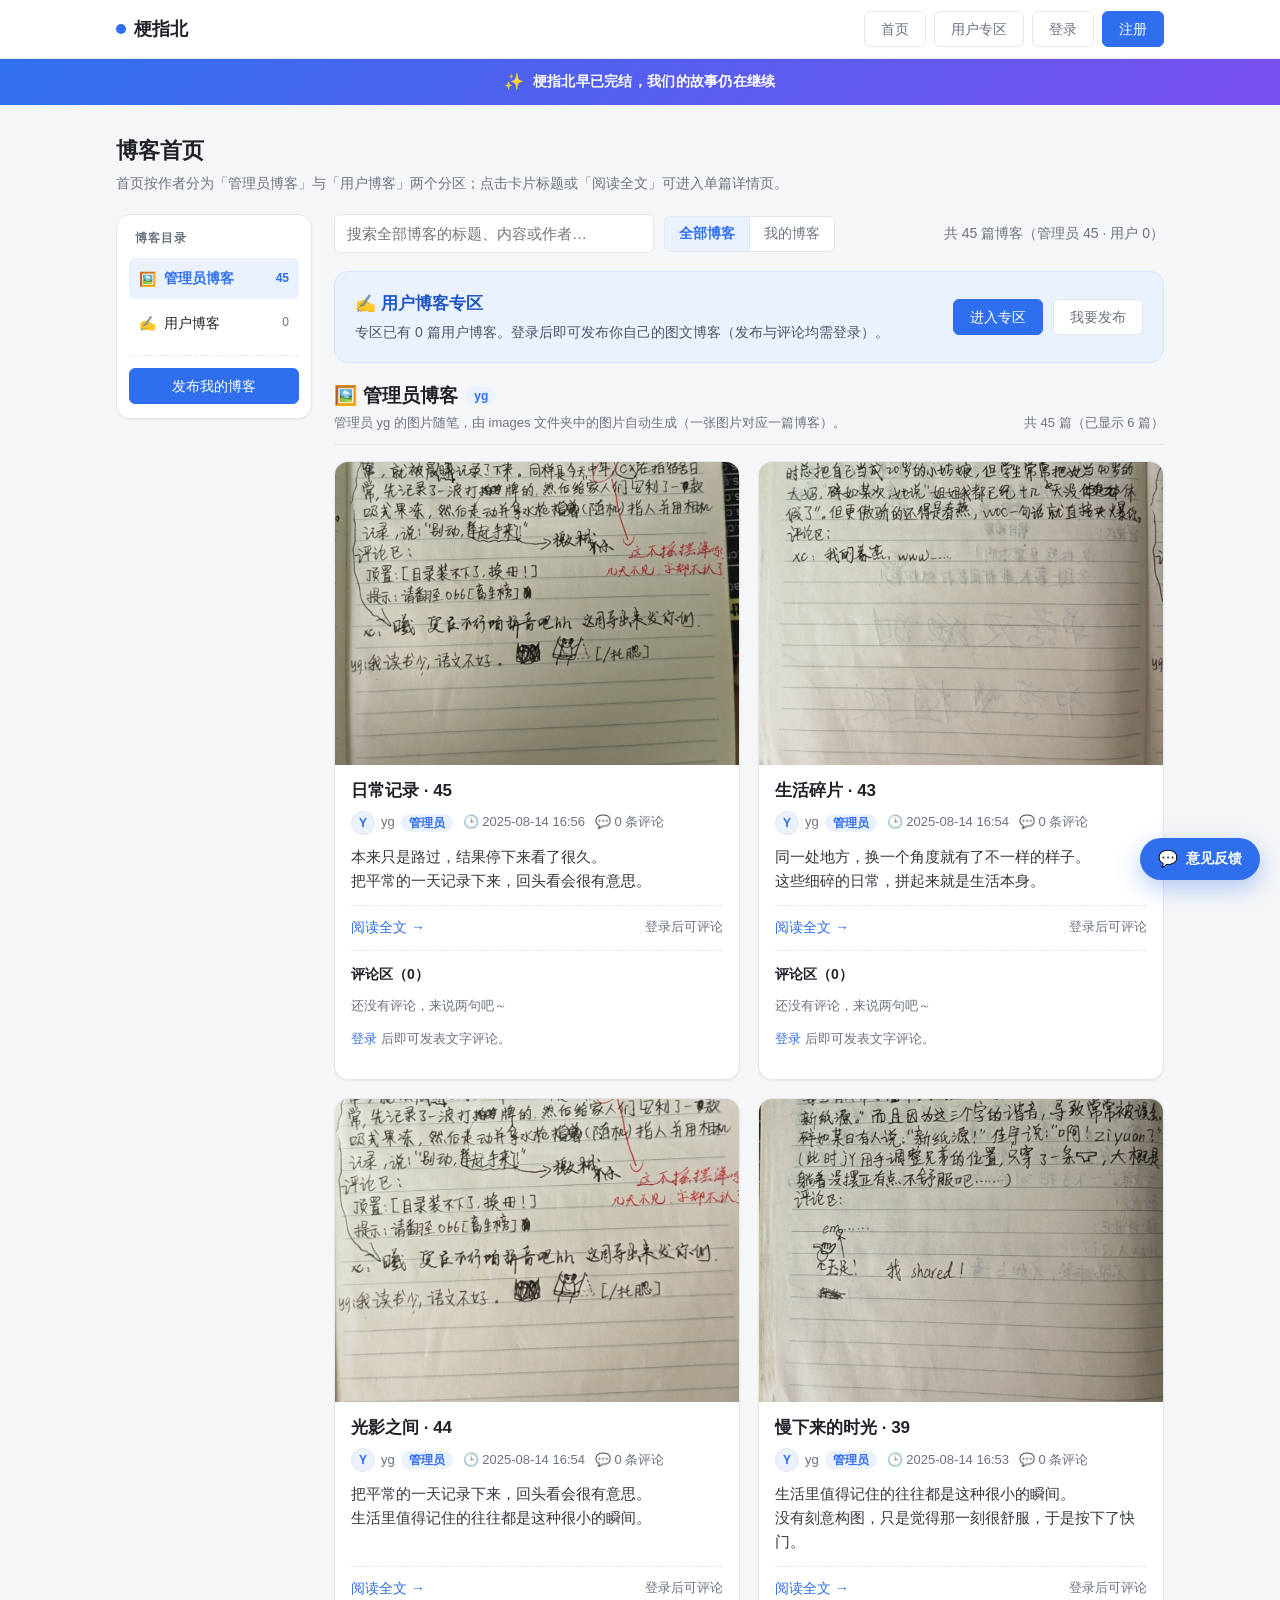
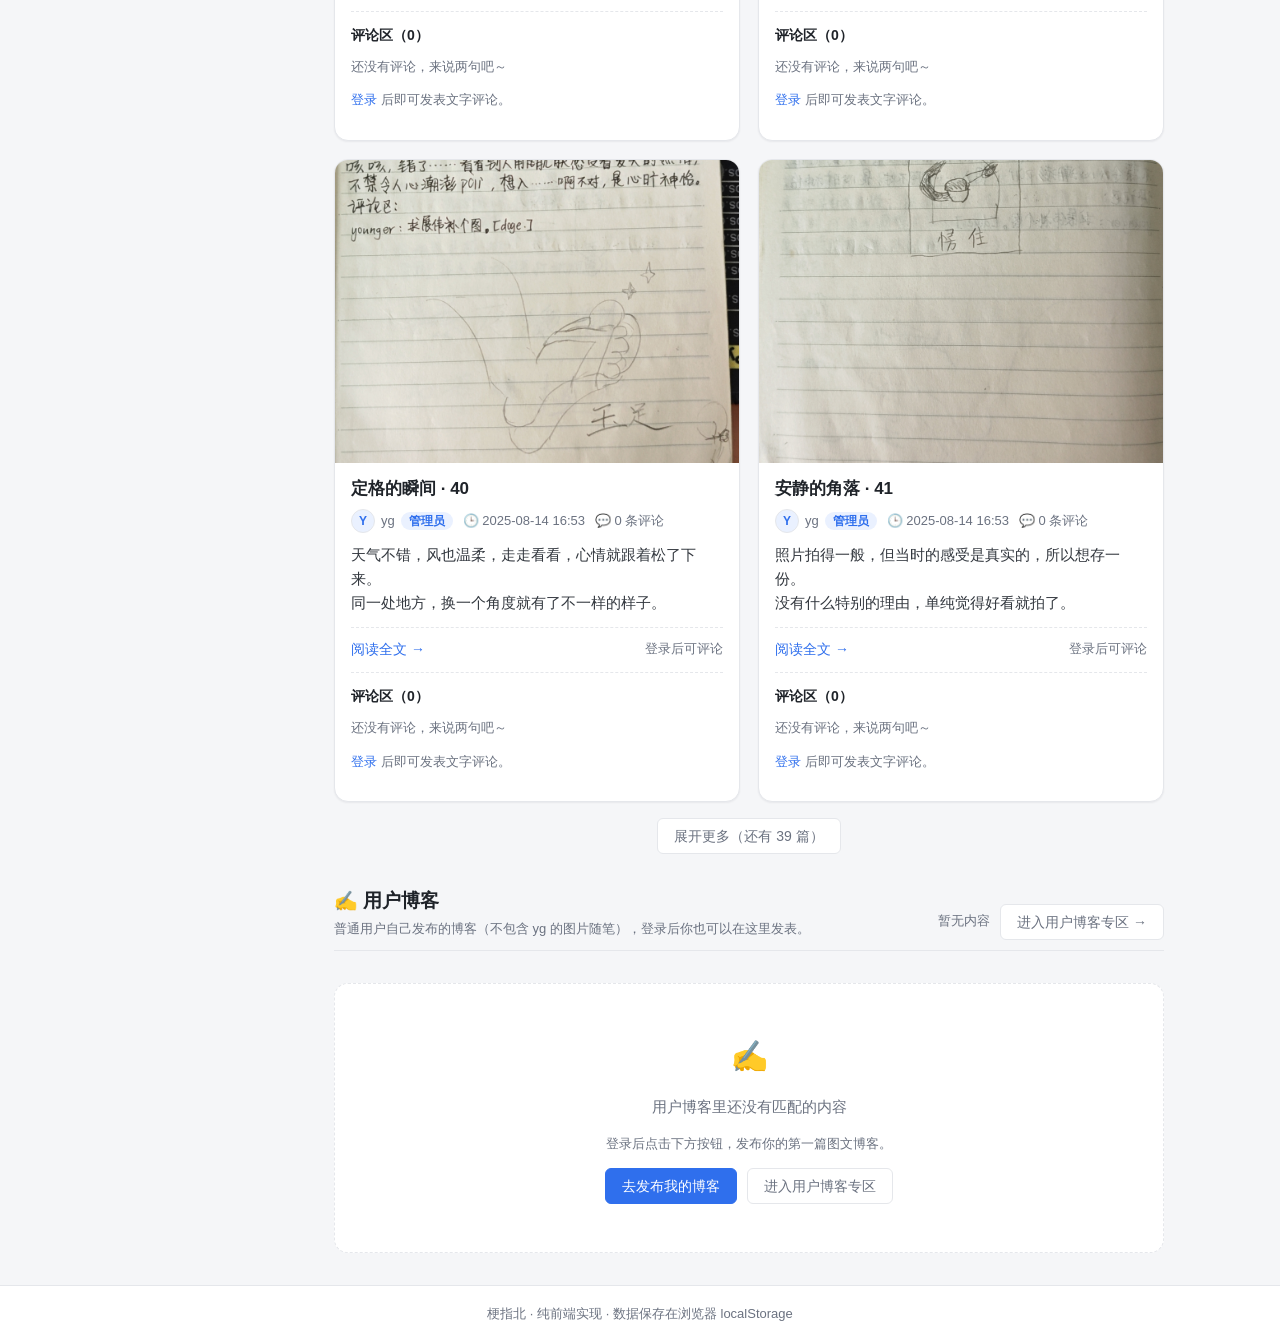
<file: index.html>
<!DOCTYPE html>
<html lang="zh-CN">

<head>
  <meta charset="UTF-8" />
  <meta name="viewport" content="width=device-width, initial-scale=1.0" />
  <title>梗指北 · 博客首页</title>
  <meta name="description" content="梗指北 —— 纯前端简易博客：注册、登录、发布图文博客、文字评论，数据保存在浏览器 localStorage。" />
  <!-- 全局样式 -->
  <link rel="stylesheet" href="css/style.css" />
</head>

<!-- data-page 告诉 main.js：当前是首页，需要渲染博客列表 -->
<body data-page="home">

  <!-- ============================ 顶部导航 ============================ -->
  <header class="site-header">
    <div class="container site-header__inner">
      <a class="logo" href="index.html">
        <span class="logo__dot"></span>
        梗指北
      </a>
      <nav class="nav" id="nav"></nav>
    </div>
  </header>

  <main class="container">
    <!-- ============================ 页面标题 ============================ -->
    <h1 class="page-title">博客首页</h1>
    <p class="page-desc">
      首页按作者分为「管理员博客」与「用户博客」两个分区；点击卡片标题或「阅读全文」可进入单篇详情页。
    </p>

    <!-- ==================== 左侧目录栏 + 主内容区 ==================== -->
    <div class="layout">

      <!-- ---------- 左侧目录栏：管理员博客 / 用户博客 ---------- -->
      <aside class="sidebar">
        <p class="sidebar__title">博客目录</p>

        <!-- 点击在页面内平滑滚动到对应分区，滚动时自动高亮当前分区 -->
        <nav class="sidebar__nav" id="sidebarNav">
          <a class="sidebar__item is-active" href="#adminSection" data-target="adminSection">
            <span class="sidebar__icon">🖼️</span>
            <span class="sidebar__label">管理员博客</span>
            <span class="sidebar__count" id="sideAdminCount">0</span>
          </a>
          <a class="sidebar__item" href="#userSection" data-target="userSection">
            <span class="sidebar__icon">✍️</span>
            <span class="sidebar__label">用户博客</span>
            <span class="sidebar__count" id="sideUserCount">0</span>
          </a>
        </nav>

        <div class="sidebar__foot">
          <a class="btn btn--primary btn--block" href="publish.html">发布我的博客</a>
        </div>
      </aside>

      <!-- ---------- 主内容区 ---------- -->
      <div class="layout__main">

        <!-- ============================ 工具栏：搜索 / 筛选 ============================ -->
        <section class="toolbar">
          <!-- 关键词搜索：同时作用于下方两个分区（标题 + 正文 + 作者） -->
          <input id="searchInput" class="input" type="search" placeholder="搜索全部博客的标题、内容或作者…" autocomplete="off" />

          <!-- 筛选：全部博客 / 我的博客（需登录） -->
          <div class="segmented" id="filterGroup">
            <button type="button" data-filter="all" class="is-active">全部博客</button>
            <button type="button" data-filter="mine">我的博客</button>
          </div>

          <span class="toolbar__count" id="postCount"></span>
        </section>

        <!-- ==================== 用户博客专区入口 ==================== -->
        <!-- 横幅文案会按登录状态变化，由 js/main.js 填充 -->
        <section class="zone-banner">
          <div>
            <h2 class="zone-banner__title">✍️ 用户博客专区</h2>
            <p class="zone-banner__text" id="zoneBannerTip">专区里都是用户自己发布的博客，登录后即可发布你的图文博客。</p>
          </div>
          <div class="zone-banner__actions">
            <a class="btn btn--primary" href="user.html">进入专区</a>
            <a class="btn btn--ghost" href="publish.html">我要发布</a>
          </div>
        </section>

        <!-- ==================== 分区一：管理员博客 ==================== -->
        <section class="section" id="adminSection">
          <header class="section__head">
            <div class="section__info">
              <h2 class="section__title">
                🖼️ 管理员博客
                <span class="badge-admin">yg</span>
              </h2>
              <p class="section__desc">
                管理员 yg 的图片随笔，由 images 文件夹中的图片自动生成（一张图片对应一篇博客）。
              </p>
            </div>
            <div class="section__actions">
              <span class="section__count" id="adminCount"></span>
            </div>
          </header>

          <!-- 管理员博客列表（由 js/main.js 渲染） -->
          <div class="post-list" id="adminPostList"></div>

          <!-- 分区内的「展开更多 / 收起」 -->
          <div class="section__more" id="adminMore"></div>

          <!-- 分区内的空状态 -->
          <div class="empty hidden" id="adminEmpty">
            <div class="empty__icon">🖼️</div>
            <p>管理员博客里没有找到匹配的内容</p>
          </div>
        </section>

        <!-- ==================== 分区二：用户博客 ==================== -->
        <section class="section" id="userSection">
          <header class="section__head">
            <div class="section__info">
              <h2 class="section__title">✍️ 用户博客</h2>
              <p class="section__desc">
                普通用户自己发布的博客（不包含 yg 的图片随笔），登录后你也可以在这里发表。
              </p>
            </div>
            <div class="section__actions">
              <span class="section__count" id="userCount"></span>
              <a class="btn btn--ghost" href="user.html">进入用户博客专区 →</a>
            </div>
          </header>

          <!-- 用户博客列表（由 js/main.js 渲染） -->
          <div class="post-list" id="userPostListHome"></div>

          <!-- 分区内的「展开更多 / 收起」 -->
          <div class="section__more" id="userMore"></div>

          <!-- 分区内的空状态 + 发布引导 -->
          <div class="empty hidden" id="userEmpty">
            <div class="empty__icon">✍️</div>
            <p>用户博客里还没有匹配的内容</p>
            <p class="text-sub" style="font-size:13px">登录后点击下方按钮，发布你的第一篇图文博客。</p>
            <div class="empty__actions">
              <a class="btn btn--primary" href="publish.html">去发布我的博客</a>
              <a class="btn btn--ghost" href="user.html">进入用户博客专区</a>
            </div>
          </div>
        </section>
      </div>
    </div>
  </main>

  <!-- ============================ 页脚 ============================ -->
  <footer class="site-footer">
    梗指北 · 纯前端实现 · 数据保存在浏览器 localStorage
  </footer>

  <!-- 图片放大遮罩 -->
  <div class="lightbox" id="lightbox"></div>
  <!-- 轻提示 -->
  <div class="toast" id="toast"></div>

  <!-- 业务逻辑（defer：等 HTML 解析完再执行） -->
  <script src="js/main.js" defer></script>
</body>

</html>
</file>
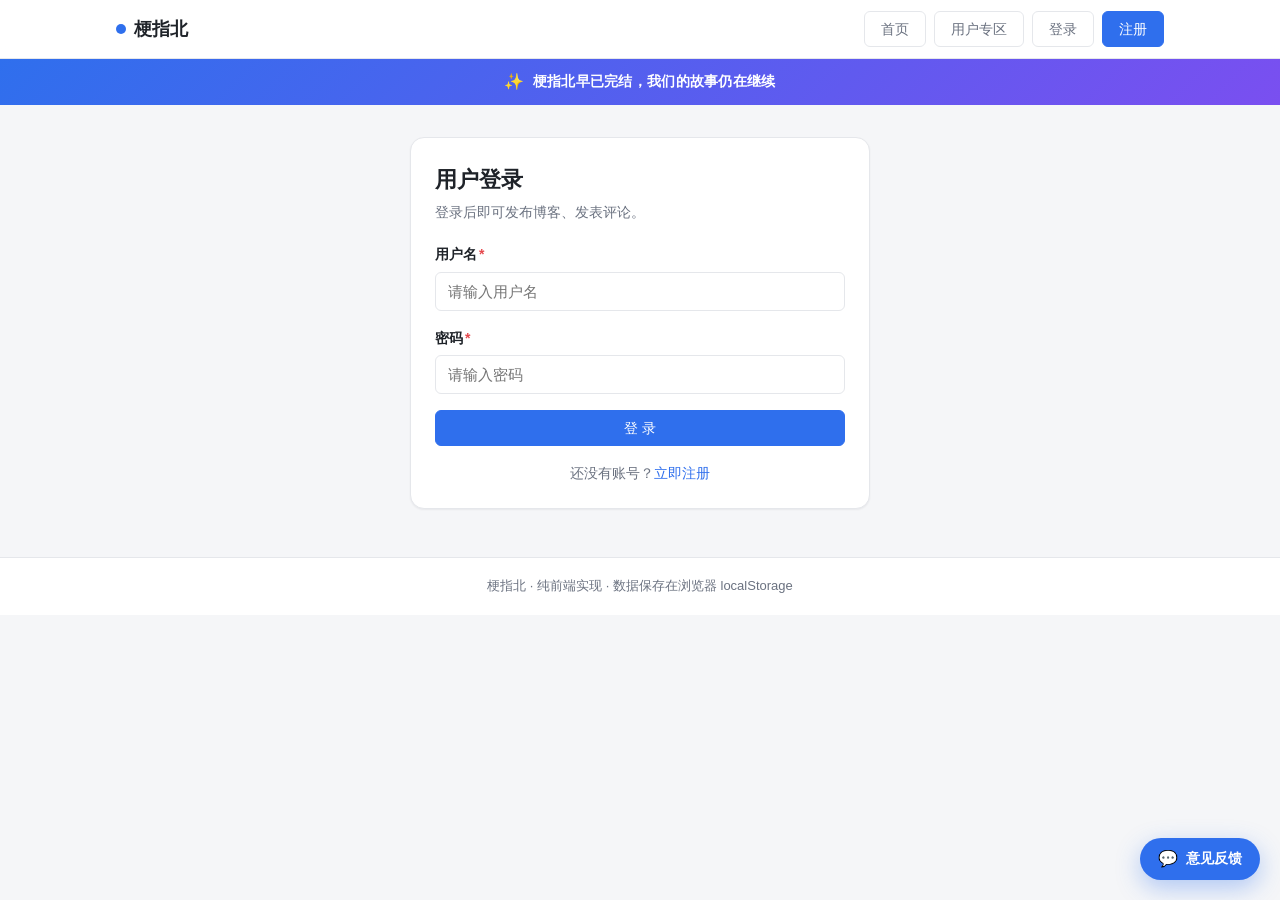
<file: login.html>
<!DOCTYPE html>
<html lang="zh-CN">

<head>
  <meta charset="UTF-8" />
  <meta name="viewport" content="width=device-width, initial-scale=1.0" />
  <title>登录 · 梗指北</title>
  <link rel="stylesheet" href="css/style.css" />
</head>

<!-- data-page 告诉 main.js：当前是登录页 -->
<body data-page="login">

  <!-- ============================ 顶部导航 ============================ -->
  <header class="site-header">
    <div class="container site-header__inner">
      <a class="logo" href="index.html">
        <span class="logo__dot"></span>
        梗指北
      </a>
      <nav class="nav" id="nav"></nav>
    </div>
  </header>

  <main class="container">
    <!-- ============================ 登录表单 ============================ -->
    <form class="form-card" id="loginForm" autocomplete="on" novalidate>
      <h1 class="page-title" style="margin-top:0">用户登录</h1>
      <p class="page-desc">登录后即可发布博客、发表评论。</p>

      <!-- 错误/成功提示条 -->
      <div class="form-msg" id="formMsg"></div>

      <div class="form-item">
        <label class="form-label" for="username">用户名<span class="required">*</span></label>
        <input class="input" id="username" name="username" type="text" placeholder="请输入用户名" autocomplete="username"
          required />
      </div>

      <div class="form-item">
        <label class="form-label" for="password">密码<span class="required">*</span></label>
        <input class="input" id="password" name="password" type="password" placeholder="请输入密码"
          autocomplete="current-password" required />
      </div>

      <button class="btn btn--primary btn--block" type="submit">登 录</button>

      <div class="form-footer">
        还没有账号？<a href="register.html">立即注册</a>
      </div>
    </form>
  </main>

  <footer class="site-footer">
    梗指北 · 纯前端实现 · 数据保存在浏览器 localStorage
  </footer>

  <div class="toast" id="toast"></div>

  <script src="js/main.js" defer></script>
</body>

</html>
</file>
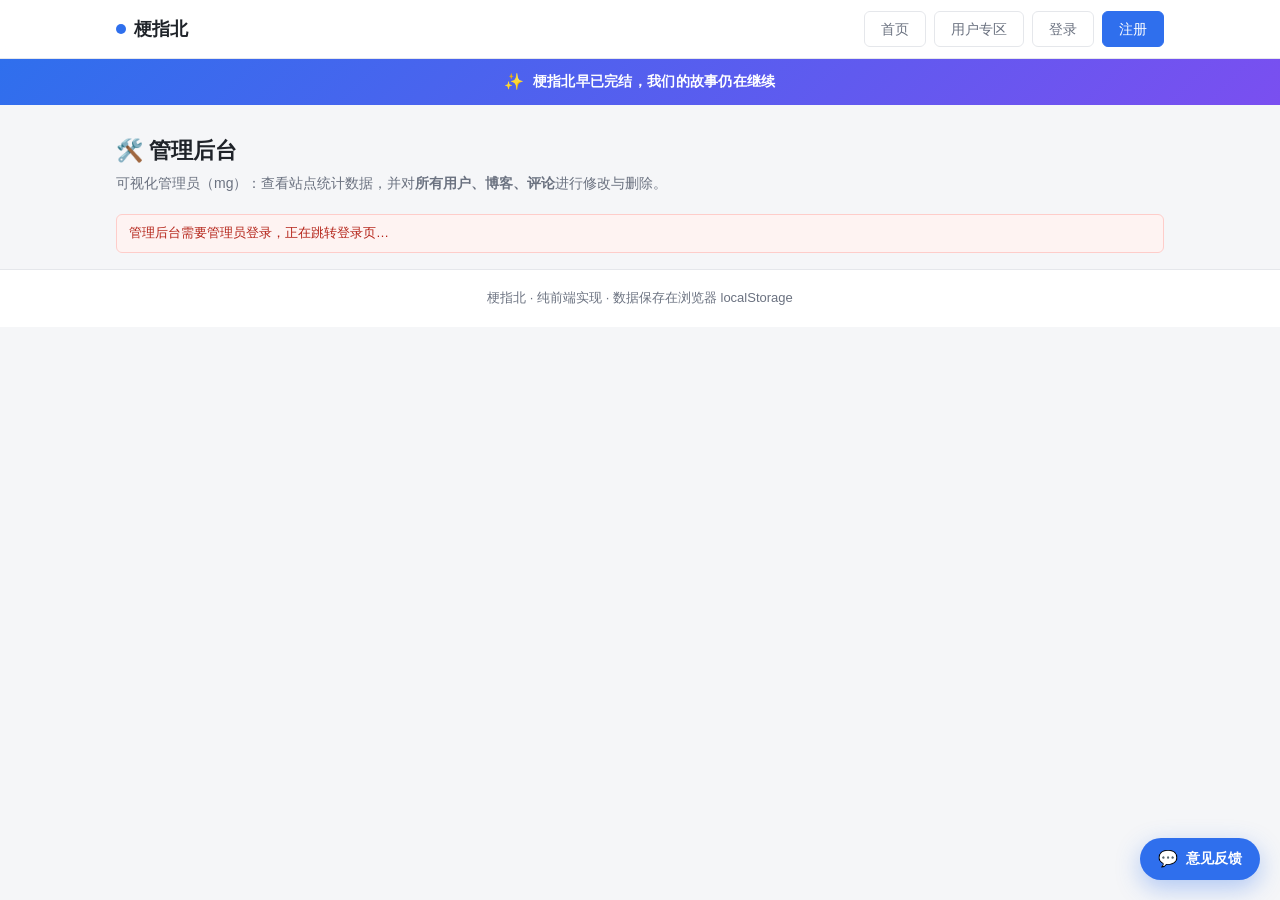
<file: mg.html>
<!DOCTYPE html>
<html lang="zh-CN">

<head>
  <meta charset="UTF-8" />
  <meta name="viewport" content="width=device-width, initial-scale=1.0" />
  <title>管理后台 · 梗指北</title>
  <meta name="description" content="梗指北 · 可视化管理后台（mg.html）：管理员可查看统计数据，并管理所有用户、博客与评论。" />
  <link rel="stylesheet" href="css/style.css" />
</head>

<!-- data-page 告诉 main.js：当前是管理后台页（可视化管理员 mg） -->
<body data-page="mg">

  <!-- ============================ 顶部导航 ============================ -->
  <header class="site-header">
    <div class="container site-header__inner">
      <a class="logo" href="index.html">
        <span class="logo__dot"></span>
        梗指北
      </a>
      <nav class="nav" id="nav"></nav>
    </div>
  </header>

  <main class="container">
    <!-- ============================ 页面标题 ============================ -->
    <h1 class="page-title">🛠️ 管理后台</h1>
    <p class="page-desc">
      可视化管理员（mg）：查看站点统计数据，并对<strong>所有用户、博客、评论</strong>进行修改与删除。
    </p>

    <!-- 提示条：未登录时的跳转提示、操作结果提示 -->
    <div class="form-msg" id="mgMsg"></div>

    <!-- ==================== 无权限提示（非管理员可见） ==================== -->
    <div class="empty hidden" id="mgForbidden">
      <div class="empty__icon">🔒</div>
      <p>你没有权限访问管理后台</p>
      <p class="text-sub" style="font-size:13px">管理后台仅限管理员 yg 使用，请使用管理员账号登录。</p>
      <div class="empty__actions">
        <a class="btn btn--primary" href="login.html">去登录管理员账号</a>
        <a class="btn btn--ghost" href="index.html">返回首页</a>
      </div>
    </div>

    <!-- ==================== 后台主体（有权限时显示） ==================== -->
    <div class="hidden" id="mgPanel">

      <!-- 统计数据卡片（JS 渲染） -->
      <section class="mg-stats" id="mgStats"></section>

      <!-- 页签 -->
      <nav class="mg-tabs" id="mgTabs">
        <button type="button" class="mg-tab" data-tab="users">👤 用户管理</button>
        <button type="button" class="mg-tab" data-tab="posts">📄 博客管理</button>
        <button type="button" class="mg-tab" data-tab="comments">💬 评论管理</button>
        <button type="button" class="mg-tab" data-tab="feedback">📮 反馈管理</button>
        <button type="button" class="mg-tab" data-tab="data">💾 数据管理</button>
      </nav>

      <!-- 当前页签的内容（JS 渲染） -->
      <section class="mg-view" id="mgView"></section>
    </div>
  </main>

  <!-- ============================ 页脚 ============================ -->
  <footer class="site-footer">
    梗指北 · 纯前端实现 · 数据保存在浏览器 localStorage
  </footer>

  <!-- ============================ 编辑弹窗 ============================ -->
  <div class="modal" id="mgModal">
    <div class="modal__box">
      <div class="modal__head">
        <h3 class="modal__title" id="mgModalTitle">编辑</h3>
        <button type="button" class="modal__close" id="mgModalClose" aria-label="关闭">✕</button>
      </div>
      <div class="modal__body">
        <!-- 弹窗内的错误提示 -->
        <div class="form-msg" id="mgModalMsg"></div>
        <!-- 表单字段（JS 渲染） -->
        <div id="mgModalFields"></div>
      </div>
      <div class="modal__foot">
        <button type="button" class="btn btn--ghost" id="mgModalCancel">取消</button>
        <button type="button" class="btn btn--primary" id="mgModalSubmit">保存修改</button>
      </div>
    </div>
  </div>

  <!-- 轻提示 -->
  <div class="toast" id="toast"></div>

  <script src="js/main.js" defer></script>
</body>

</html>
</file>
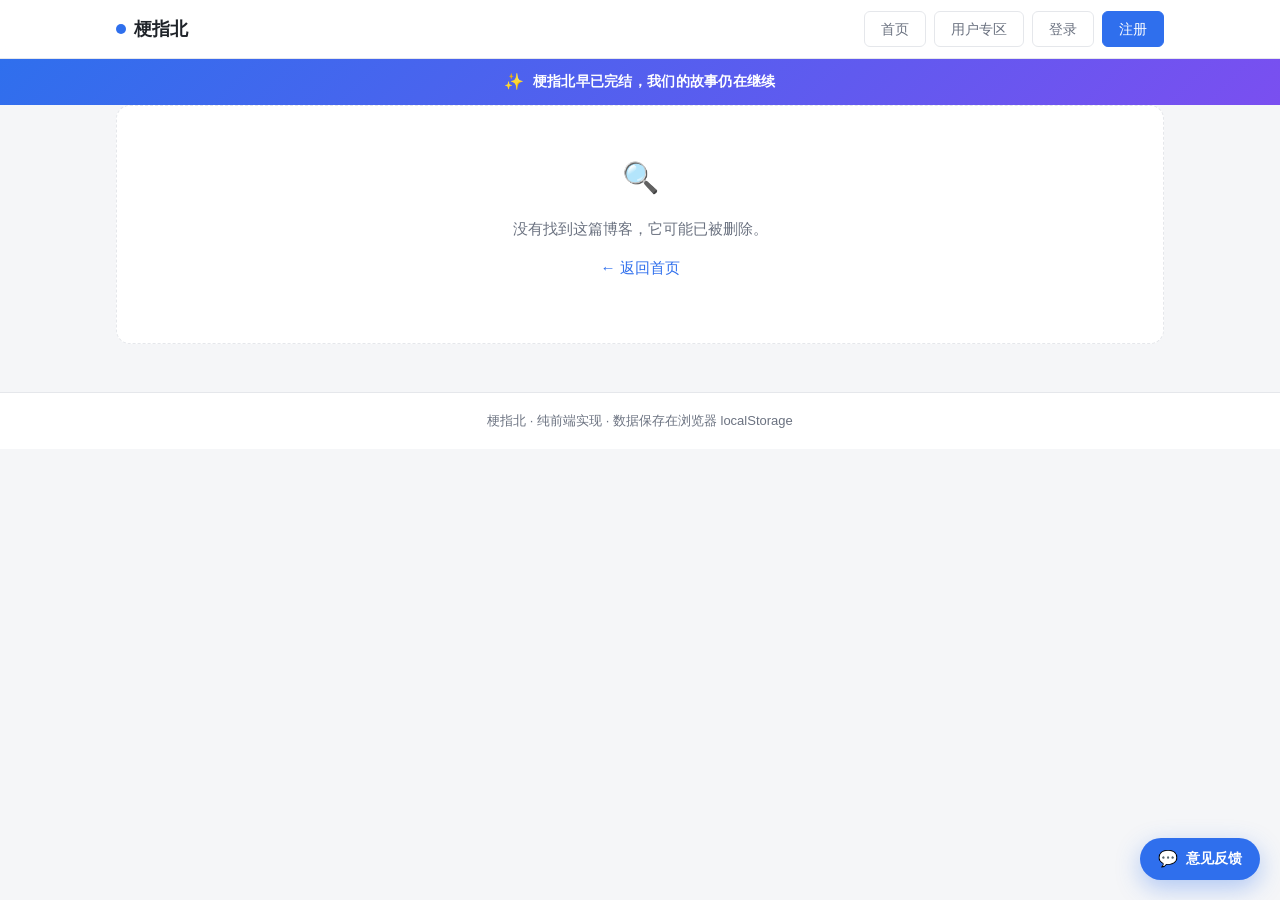
<file: post.html>
<!DOCTYPE html>
<html lang="zh-CN">

<head>
  <meta charset="UTF-8" />
  <meta name="viewport" content="width=device-width, initial-scale=1.0" />
  <title>博客详情 · 梗指北</title>
  <meta name="description" content="梗指北 —— 单篇博客详情页，可查看大图、完整正文与全部评论。" />
  <link rel="stylesheet" href="css/style.css" />
</head>

<!-- data-page 告诉 main.js：当前是单篇博客详情页（通过 ?id=博客id 打开） -->
<body data-page="post">

  <!-- ============================ 顶部导航 ============================ -->
  <header class="site-header">
    <div class="container site-header__inner">
      <a class="logo" href="index.html">
        <span class="logo__dot"></span>
        梗指北
      </a>
      <nav class="nav" id="nav"></nav>
    </div>
  </header>

  <main class="container">
    <!-- ============================ 单篇博客详情 ============================ -->
    <!-- 内容（大图 + 标题 + 发布人 + 发布时间 + 完整正文 + 评论区）由 js/main.js 渲染 -->
    <div id="postDetail"></div>

    <!-- 博客 id 不存在或已被删除时的空状态 -->
    <div class="empty hidden" id="emptyState">
      <div class="empty__icon">🔍</div>
      <p>没有找到这篇博客，它可能已被删除。</p>
      <p><a href="index.html">← 返回首页</a></p>
    </div>
  </main>

  <!-- ============================ 页脚 ============================ -->
  <footer class="site-footer">
    梗指北 · 纯前端实现 · 数据保存在浏览器 localStorage
  </footer>

  <!-- 图片放大遮罩 -->
  <div class="lightbox" id="lightbox"></div>
  <!-- 轻提示 -->
  <div class="toast" id="toast"></div>

  <script src="js/main.js" defer></script>
</body>

</html>
</file>
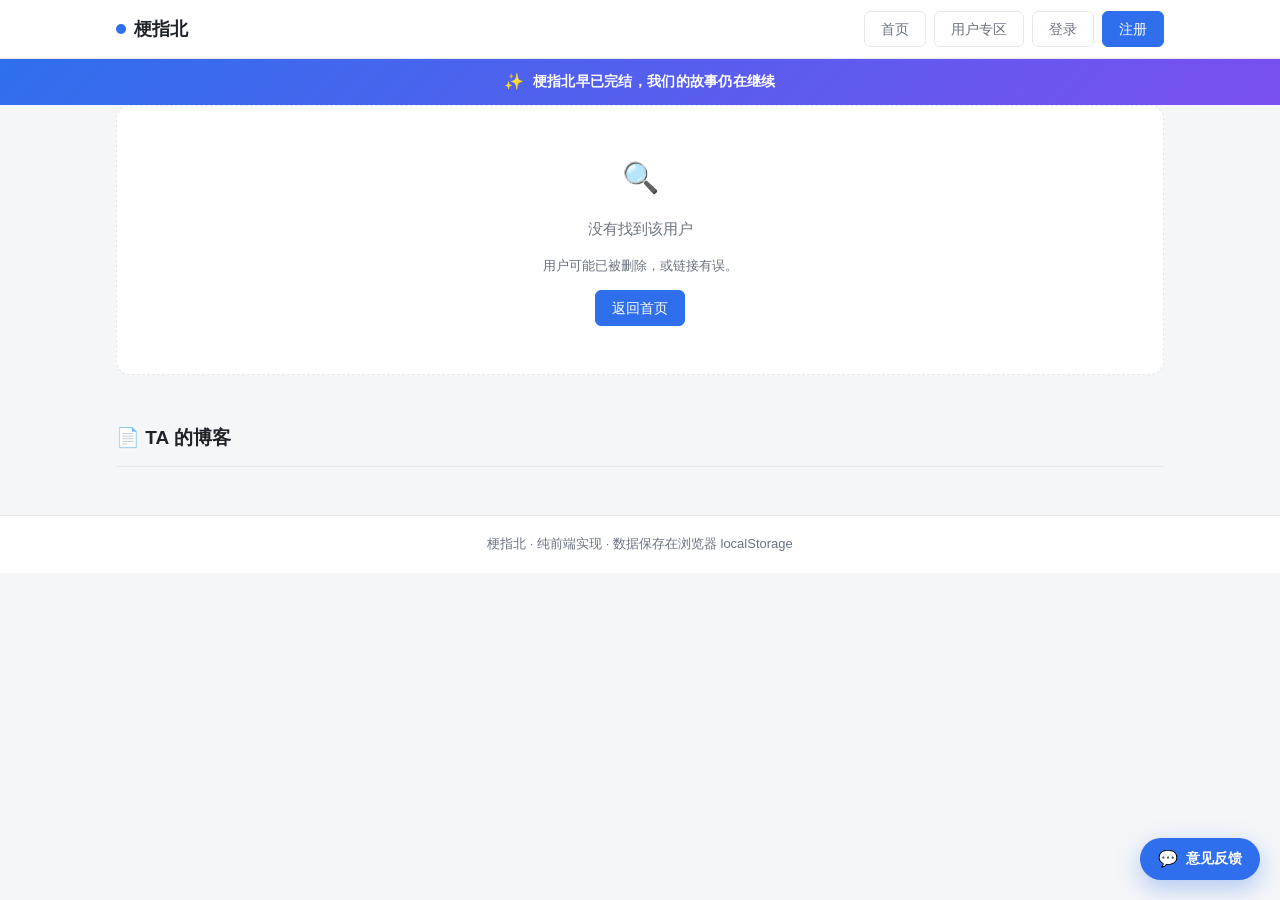
<file: profile.html>
<!DOCTYPE html>
<html lang="zh-CN">

<head>
  <meta charset="UTF-8" />
  <meta name="viewport" content="width=device-width, initial-scale=1.0" />
  <title>用户主页 · 梗指北</title>
  <meta name="description" content="梗指北 · 用户主页：查看用户头像、昵称与真实姓名，以及该用户发布的博客。" />
  <link rel="stylesheet" href="css/style.css" />
</head>

<!-- data-page 告诉 main.js：当前是用户主页（通过 ?name=用户名 打开） -->
<body data-page="profile">

  <!-- ============================ 顶部导航 ============================ -->
  <header class="site-header">
    <div class="container site-header__inner">
      <a class="logo" href="index.html">
        <span class="logo__dot"></span>
        梗指北
      </a>
      <nav class="nav" id="nav"></nav>
    </div>
  </header>

  <main class="container">
    <!-- 用户信息卡（含真实姓名，由 js/main.js 渲染） -->
    <div id="profileCard"></div>

    <!-- 该用户发布的博客 -->
    <section class="section">
      <header class="section__head">
        <div class="section__info">
          <h2 class="section__title" id="profilePostTitle">📄 TA 的博客</h2>
          <p class="section__desc" id="profilePostDesc"></p>
        </div>
        <div class="section__actions">
          <span class="section__count" id="profilePostCount"></span>
        </div>
      </header>

      <div class="post-list" id="profilePostList"></div>

      <div class="empty hidden" id="profileEmpty">
        <div class="empty__icon">📝</div>
        <p id="profileEmptyText">TA 还没有发布过博客</p>
      </div>
    </section>
  </main>

  <!-- ============================ 页脚 ============================ -->
  <footer class="site-footer">
    梗指北 · 纯前端实现 · 数据保存在浏览器 localStorage
  </footer>

  <!-- 图片放大遮罩 -->
  <div class="lightbox" id="lightbox"></div>
  <!-- 轻提示 -->
  <div class="toast" id="toast"></div>

  <script src="js/main.js" defer></script>
</body>

</html>
</file>
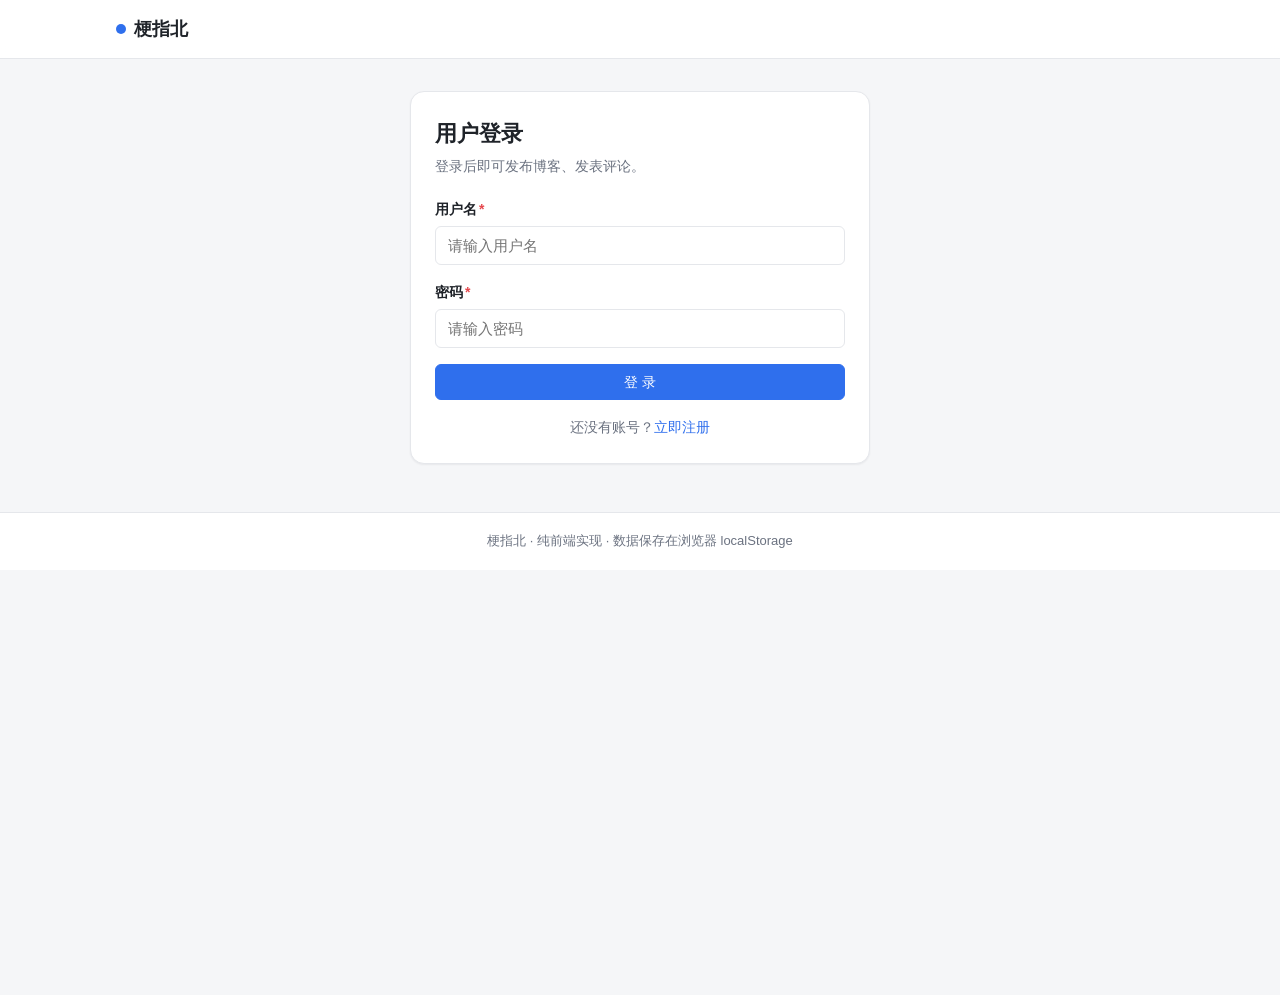
<file: publish.html>
<!DOCTYPE html>
<html lang="zh-CN">

<head>
  <meta charset="UTF-8" />
  <meta name="viewport" content="width=device-width, initial-scale=1.0" />
  <title>发布博客 · 梗指北</title>
  <link rel="stylesheet" href="css/style.css" />
</head>

<!-- data-page 告诉 main.js：当前是发布页 -->
<body data-page="publish">

  <!-- ============================ 顶部导航 ============================ -->
  <header class="site-header">
    <div class="container site-header__inner">
      <a class="logo" href="index.html">
        <span class="logo__dot"></span>
        梗指北
      </a>
      <nav class="nav" id="nav"></nav>
    </div>
  </header>

  <main class="container">
    <!-- ============================ 发布表单 ============================ -->
    <form class="form-card form-card--wide" id="publishForm" novalidate>
      <h1 class="page-title" style="margin-top:0">发布博客</h1>
      <p class="page-desc">支持「文字 + 图片」，图片会压缩后保存到浏览器本地存储。</p>

      <!-- 发布提示：告知用户发布后的去向与注意事项 -->
      <div class="callout">
        <span class="callout__icon">💡</span>
        <div class="callout__body">
          <p class="callout__title">发布提示</p>
          <p class="callout__text">
            发布成功后，你的博客会出现在首页的「用户博客」分区，并同步显示在
            <a href="user.html">用户博客专区</a>，其他登录用户可以在博客下方用文字评论。
            图片会自动压缩（最长边 1280px），请尽量少传大图，以免浏览器存储空间不足。
          </p>
        </div>
      </div>

      <div class="form-msg" id="formMsg"></div>

      <!-- 标题 -->
      <div class="form-item">
        <label class="form-label" for="title">博客标题<span class="required">*</span></label>
        <input class="input" id="title" name="title" type="text" maxlength="60" placeholder="给博客起个标题（最多 60 字）"
          required />
      </div>

      <!-- 正文 -->
      <div class="form-item">
        <label class="form-label" for="content">文字描述<span class="required">*</span></label>
        <textarea class="textarea" id="content" name="content" maxlength="5000" placeholder="写点什么吧…（最多 5000 字）"
          required></textarea>
        <p class="form-hint" id="contentCounter">0 / 5000</p>
      </div>

      <!-- 配图（可选，选择后立即本地预览） -->
      <div class="form-item">
        <label class="form-label" for="image">博客配图（可选，支持 jpg / png / gif / webp）</label>
        <input class="input" id="image" name="image" type="file" accept="image/*" />
        <div class="file-preview hidden" id="filePreview"></div>
      </div>

      <button class="btn btn--primary btn--block" type="submit" id="submitBtn">发 布</button>
    </form>
  </main>

  <footer class="site-footer">
    梗指北 · 纯前端实现 · 数据保存在浏览器 localStorage
  </footer>

  <div class="toast" id="toast"></div>

  <script src="js/main.js" defer></script>
</body>

</html>
</file>
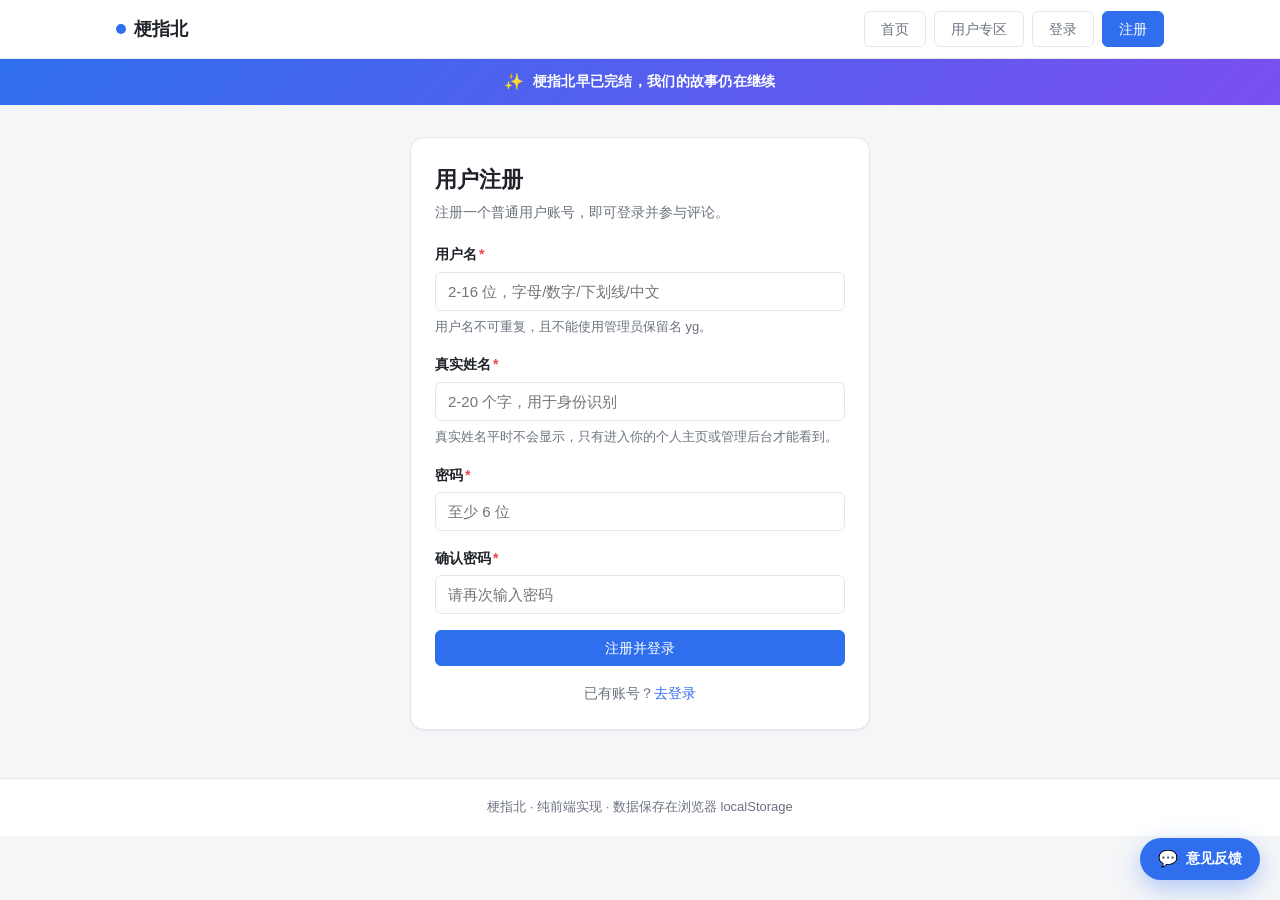
<file: register.html>
<!DOCTYPE html>
<html lang="zh-CN">

<head>
  <meta charset="UTF-8" />
  <meta name="viewport" content="width=device-width, initial-scale=1.0" />
  <title>注册 · 梗指北</title>
  <link rel="stylesheet" href="css/style.css" />
</head>

<!-- data-page 告诉 main.js：当前是注册页 -->
<body data-page="register">

  <!-- ============================ 顶部导航 ============================ -->
  <header class="site-header">
    <div class="container site-header__inner">
      <a class="logo" href="index.html">
        <span class="logo__dot"></span>
        梗指北
      </a>
      <nav class="nav" id="nav"></nav>
    </div>
  </header>

  <main class="container">
    <!-- ============================ 注册表单 ============================ -->
    <form class="form-card" id="registerForm" novalidate>
      <h1 class="page-title" style="margin-top:0">用户注册</h1>
      <p class="page-desc">注册一个普通用户账号，即可登录并参与评论。</p>

      <div class="form-msg" id="formMsg"></div>

      <div class="form-item">
        <label class="form-label" for="username">用户名<span class="required">*</span></label>
        <input class="input" id="username" name="username" type="text" placeholder="2-16 位，字母/数字/下划线/中文"
          autocomplete="username" required />
        <p class="form-hint">用户名不可重复，且不能使用管理员保留名 yg。</p>
      </div>

      <div class="form-item">
        <label class="form-label" for="realname">真实姓名<span class="required">*</span></label>
        <input class="input" id="realname" name="realname" type="text" placeholder="2-20 个字，用于身份识别"
          autocomplete="name" required />
        <p class="form-hint">真实姓名平时不会显示，只有进入你的个人主页或管理后台才能看到。</p>
      </div>

      <div class="form-item">
        <label class="form-label" for="password">密码<span class="required">*</span></label>
        <input class="input" id="password" name="password" type="password" placeholder="至少 6 位" autocomplete="new-password"
          required />
      </div>

      <div class="form-item">
        <label class="form-label" for="password2">确认密码<span class="required">*</span></label>
        <input class="input" id="password2" name="password2" type="password" placeholder="请再次输入密码"
          autocomplete="new-password" required />
      </div>

      <button class="btn btn--primary btn--block" type="submit">注册并登录</button>

      <div class="form-footer">
        已有账号？<a href="login.html">去登录</a>
      </div>
    </form>
  </main>

  <footer class="site-footer">
    梗指北 · 纯前端实现 · 数据保存在浏览器 localStorage
  </footer>

  <div class="toast" id="toast"></div>

  <script src="js/main.js" defer></script>
</body>

</html>
</file>
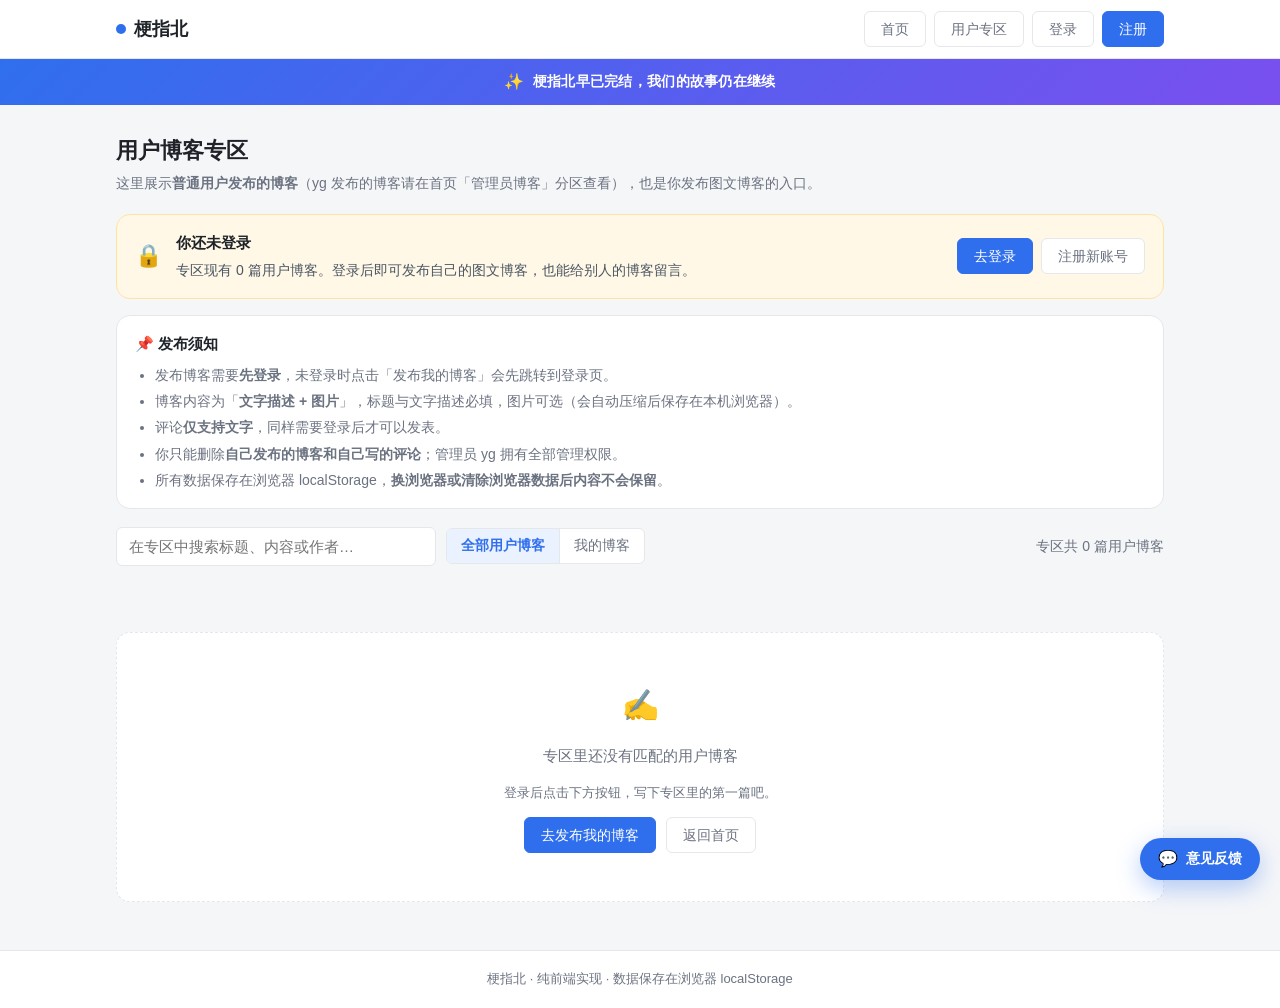
<file: user.html>
<!DOCTYPE html>
<html lang="zh-CN">

<head>
  <meta charset="UTF-8" />
  <meta name="viewport" content="width=device-width, initial-scale=1.0" />
  <title>用户博客专区 · 梗指北</title>
  <meta name="description" content="梗指北 · 用户博客专区：展示普通用户发布的博客，并提供发布入口与操作提示。" />
  <link rel="stylesheet" href="css/style.css" />
</head>

<!-- data-page 告诉 main.js：当前是用户博客专区页 -->
<body data-page="user">

  <!-- ============================ 顶部导航 ============================ -->
  <header class="site-header">
    <div class="container site-header__inner">
      <a class="logo" href="index.html">
        <span class="logo__dot"></span>
        梗指北
      </a>
      <nav class="nav" id="nav"></nav>
    </div>
  </header>

  <main class="container">
    <!-- ============================ 页面标题 ============================ -->
    <h1 class="page-title">用户博客专区</h1>
    <p class="page-desc">
      这里展示<strong>普通用户发布的博客</strong>（yg 发布的博客请在首页「管理员博客」分区查看），也是你发布图文博客的入口。
    </p>

    <!-- ==================== 用户提示（登录状态 / 发布引导，由 JS 渲染） ==================== -->
    <section id="userZoneTip"></section>

    <!-- ==================== 发布须知（静态提示） ==================== -->
    <section class="tips-card">
      <h2 class="tips-card__title">📌 发布须知</h2>
      <ul class="tips-list">
        <li>发布博客需要<strong>先登录</strong>，未登录时点击「发布我的博客」会先跳转到登录页。</li>
        <li>博客内容为「<strong>文字描述 + 图片</strong>」，标题与文字描述必填，图片可选（会自动压缩后保存在本机浏览器）。</li>
        <li>评论<strong>仅支持文字</strong>，同样需要登录后才可以发表。</li>
        <li>你只能删除<strong>自己发布的博客和自己写的评论</strong>；管理员 yg 拥有全部管理权限。</li>
        <li>所有数据保存在浏览器 localStorage，<strong>换浏览器或清除浏览器数据后内容不会保留</strong>。</li>
      </ul>
    </section>

    <!-- ==================== 工具栏：搜索 + 筛选 ==================== -->
    <section class="toolbar">
      <input id="searchInput" class="input" type="search" placeholder="在专区中搜索标题、内容或作者…" autocomplete="off" />

      <div class="segmented" id="zoneFilterGroup">
        <button type="button" data-filter="all" class="is-active">全部用户博客</button>
        <button type="button" data-filter="mine">我的博客</button>
      </div>

      <span class="toolbar__count" id="postCount"></span>
    </section>

    <!-- ==================== 用户博客列表（由 JS 渲染） ==================== -->
    <section class="post-list" id="userPostList"></section>

    <!-- ==================== 空状态 + 发布引导 ==================== -->
    <div class="empty hidden" id="emptyState">
      <div class="empty__icon">✍️</div>
      <p>专区里还没有匹配的用户博客</p>
      <p class="text-sub" style="font-size:13px">登录后点击下方按钮，写下专区里的第一篇吧。</p>
      <div class="empty__actions">
        <a class="btn btn--primary" href="publish.html">去发布我的博客</a>
        <a class="btn btn--ghost" href="index.html">返回首页</a>
      </div>
    </div>
  </main>

  <!-- ============================ 页脚 ============================ -->
  <footer class="site-footer">
    梗指北 · 纯前端实现 · 数据保存在浏览器 localStorage
  </footer>

  <!-- 图片放大遮罩 -->
  <div class="lightbox" id="lightbox"></div>
  <!-- 轻提示 -->
  <div class="toast" id="toast"></div>

  <script src="js/main.js" defer></script>
</body>

</html>
</file>
<file: css/style.css>
/* ==========================================================================
 * style.css —— 梗指北 全局样式
 * --------------------------------------------------------------------------
 * 设计原则：
 *   1. 简约干净：白底 + 浅灰背景 + 单一主题色（蓝），弱化装饰
 *   2. 移动端适配：卡片栅格使用 auto-fit，窄屏自动变单列
 *   3. 全部使用原生 CSS，无任何第三方依赖
 * ========================================================================== */

/* ------------------------- 1. 主题变量（方便统一换色） ------------------------- */
:root {
  --color-primary: #2f6fed;        /* 主题色 */
  --color-primary-dark: #1f56c4;   /* 主题色（悬停） */
  --color-primary-soft: #eaf1ff;   /* 主题色浅底 */
  --color-danger: #e5484d;         /* 危险色（删除） */
  --color-bg: #f5f6f8;             /* 页面背景 */
  --color-card: #ffffff;           /* 卡片背景 */
  --color-text: #1f2329;           /* 主文字 */
  --color-text-sub: #6b7280;       /* 次要文字 */
  --color-border: #e5e7eb;         /* 边框 */

  --radius-sm: 6px;
  --radius-md: 10px;
  --radius-lg: 14px;

  --shadow-sm: 0 1px 2px rgba(16, 24, 40, .06);
  --shadow-md: 0 4px 16px rgba(16, 24, 40, .08);

  --max-width: 1080px;
  --space: 16px;
}

/* ------------------------------- 2. 基础重置 ------------------------------- */
* {
  box-sizing: border-box;
}

html,
body {
  margin: 0;
  padding: 0;
}

body {
  background: var(--color-bg);
  color: var(--color-text);
  font-family: -apple-system, BlinkMacSystemFont, "Segoe UI", "PingFang SC",
    "Hiragino Sans GB", "Microsoft YaHei", "Helvetica Neue", Arial, sans-serif;
  font-size: 15px;
  line-height: 1.6;
  /* 移动端点击高亮去掉，观感更干净 */
  -webkit-tap-highlight-color: transparent;
}

a {
  color: var(--color-primary);
  text-decoration: none;
}

a:hover {
  text-decoration: underline;
}

img {
  max-width: 100%;
  display: block;
}

/* 布局工具类 */
.container {
  width: 100%;
  max-width: var(--max-width);
  margin: 0 auto;
  padding: 0 var(--space);
}

.hidden {
  display: none !important;
}

.text-sub {
  color: var(--color-text-sub);
}

/* ------------------------------- 3. 顶部导航栏 ------------------------------ */
.site-header {
  position: sticky;
  top: 0;
  z-index: 20;
  background: rgba(255, 255, 255, .92);
  backdrop-filter: saturate(180%) blur(8px);
  border-bottom: 1px solid var(--color-border);
}

.site-header__inner {
  display: flex;
  align-items: center;
  justify-content: space-between;
  gap: 12px;
  min-height: 58px;
  flex-wrap: wrap;
}

.logo {
  font-size: 18px;
  font-weight: 700;
  color: var(--color-text);
  display: flex;
  align-items: center;
  gap: 8px;
  white-space: nowrap;
}

.logo:hover {
  text-decoration: none;
}

.logo__dot {
  width: 10px;
  height: 10px;
  border-radius: 50%;
  background: var(--color-primary);
  display: inline-block;
}

.nav {
  display: flex;
  align-items: center;
  gap: 8px;
  flex-wrap: wrap;
}

.nav__user {
  font-size: 14px;
  color: var(--color-text-sub);
  margin-right: 4px;
}

/* 管理员徽标 */
.badge-admin {
  display: inline-block;
  font-size: 12px;
  line-height: 18px;
  padding: 0 8px;
  border-radius: 999px;
  color: var(--color-primary);
  background: var(--color-primary-soft);
  font-weight: 600;
  vertical-align: middle;
}

.badge-author {
  display: inline-block;
  font-size: 12px;
  line-height: 18px;
  padding: 0 8px;
  border-radius: 999px;
  color: var(--color-text-sub);
  background: #f1f2f4;
  vertical-align: middle;
}

/* --------------------------------- 4. 按钮 -------------------------------- */
/* 全局统一按钮：所有 .btn 以及 .btn--primary / .btn--ghost / .btn--danger
 * 的外形完全相同（高度、内边距、字号、圆角、边框宽度一致），
 * 只用配色区分语义：主要操作 = 蓝底白字，次要操作 = 白底描边，删除 = 红字描边。
 * 需要新增按钮时直接用 class="btn" 或再加一个配色类，不要改尺寸。 */
.btn {
  appearance: none;
  display: inline-flex;
  align-items: center;
  justify-content: center;
  gap: 6px;
  height: 36px;                  /* 固定高度：所有按钮一样高 */
  padding: 0 16px;               /* 固定内边距：所有按钮一样宽 */
  border: 1px solid var(--color-border);
  border-radius: var(--radius-sm);
  background: #fff;
  color: var(--color-text);
  font-family: inherit;
  font-size: 14px;
  line-height: 1;
  white-space: nowrap;
  cursor: pointer;
  text-decoration: none;         /* a.btn 不要下划线 */
  transition: background-color .15s, border-color .15s, color .15s;
}

.btn:hover {
  text-decoration: none;
}

/* 主要操作：蓝底白字 */
.btn--primary {
  background: var(--color-primary);
  border-color: var(--color-primary);
  color: #fff;
}

.btn--primary:hover {
  background: var(--color-primary-dark);
  border-color: var(--color-primary-dark);
  color: #fff;
}

/* 次要操作：白底描边（与默认 .btn 一致） */
.btn--ghost {
  background: #fff;
  border-color: var(--color-border);
  color: var(--color-text-sub);
}

.btn--ghost:hover {
  color: var(--color-text);
  border-color: #cfd4dc;
  background: #fff;
}

/* 危险操作：红字描边 */
.btn--danger {
  background: #fff;
  border-color: #f3c7c8;
  color: var(--color-danger);
}

.btn--danger:hover {
  background: #fdf1f1;
  border-color: var(--color-danger);
  color: var(--color-danger);
}

/* 仅控制宽度：占满一行（表单提交按钮用） */
.btn--block {
  width: 100%;
}

.btn:disabled {
  opacity: .55;
  cursor: not-allowed;
}

/* --------------------------------- 5. 页面标题 ------------------------------ */
.page-title {
  margin: 28px 0 4px;
  font-size: 22px;
}

.page-desc {
  margin: 0 0 20px;
  color: var(--color-text-sub);
  font-size: 14px;
}

/* ------------------------------- 6. 表单（登录/注册/发布） ------------------- */
.form-card {
  background: var(--color-card);
  border: 1px solid var(--color-border);
  border-radius: var(--radius-lg);
  box-shadow: var(--shadow-sm);
  padding: 24px;
  max-width: 460px;
  margin: 32px auto 48px;
}

.form-card--wide {
  max-width: 680px;
}

.form-item {
  margin-bottom: 16px;
}

.form-item:last-of-type {
  margin-bottom: 20px;
}

.form-label {
  display: block;
  font-size: 14px;
  font-weight: 600;
  margin-bottom: 6px;
}

.form-label .required {
  color: var(--color-danger);
  margin-left: 2px;
}

.input,
.textarea {
  width: 100%;
  border: 1px solid var(--color-border);
  border-radius: var(--radius-sm);
  padding: 10px 12px;
  font-size: 15px;
  font-family: inherit;
  color: var(--color-text);
  background: #fff;
  outline: none;
  transition: border-color .15s, box-shadow .15s;
}

.input:focus,
.textarea:focus {
  border-color: var(--color-primary);
  box-shadow: 0 0 0 3px rgba(47, 111, 237, .12);
}

.textarea {
  min-height: 130px;
  resize: vertical;
  line-height: 1.7;
}

.form-hint {
  font-size: 13px;
  color: var(--color-text-sub);
  margin-top: 6px;
}

/* 表单错误提示条 */
.form-msg {
  font-size: 13px;
  border-radius: var(--radius-sm);
  padding: 8px 12px;
  margin-bottom: 16px;
  display: none;
}

.form-msg--error {
  display: block;
  color: #b42318;
  background: #fef3f2;
  border: 1px solid #fecdca;
}

.form-msg--success {
  display: block;
  color: #05603a;
  background: #ecfdf3;
  border: 1px solid #a6f4c5;
}

.form-footer {
  margin-top: 16px;
  text-align: center;
  font-size: 14px;
  color: var(--color-text-sub);
}

/* 图片选择与预览 */
.file-preview {
  margin-top: 10px;
  border: 1px dashed var(--color-border);
  border-radius: var(--radius-md);
  min-height: 0;
  padding: 0;
  overflow: hidden;
}

.file-preview img {
  width: 100%;
  max-height: 320px;
  object-fit: contain;
  background: #fafafa;
}

/* ------------------------------- 7. 工具栏（首页） -------------------------- */
.toolbar {
  display: flex;
  gap: 10px;
  align-items: center;
  flex-wrap: wrap;
  margin-bottom: 18px;
}

.toolbar .input {
  flex: 1 1 220px;
  max-width: 320px;
}

.toolbar__count {
  margin-left: auto;
  font-size: 14px;
  color: var(--color-text-sub);
}

/* 分段筛选按钮组 */
.segmented {
  display: inline-flex;
  border: 1px solid var(--color-border);
  border-radius: var(--radius-sm);
  overflow: hidden;
  background: #fff;
}

.segmented button {
  appearance: none;
  border: 0;
  background: transparent;
  padding: 8px 14px;
  font-size: 14px;
  font-family: inherit;
  color: var(--color-text-sub);
  cursor: pointer;
}

.segmented button + button {
  border-left: 1px solid var(--color-border);
}

.segmented button.is-active {
  background: var(--color-primary-soft);
  color: var(--color-primary);
  font-weight: 600;
}

/* ------------------------------- 8. 博客卡片列表 ---------------------------- */
.post-list {
  display: grid;
  grid-template-columns: repeat(auto-fill, minmax(320px, 1fr));
  gap: 18px;
  padding-bottom: 48px;
}

.card {
  background: var(--color-card);
  border: 1px solid var(--color-border);
  border-radius: var(--radius-lg);
  box-shadow: var(--shadow-sm);
  overflow: hidden;
  display: flex;
  flex-direction: column;
  transition: box-shadow .18s, transform .18s;
}

.card:hover {
  box-shadow: var(--shadow-md);
  transform: translateY(-2px);
}

/* 卡片封面图：统一 4:3 裁切，保证列表整齐 */
.card__cover {
  width: 100%;
  aspect-ratio: 4 / 3;
  object-fit: cover;
  background: #f0f1f3;
  cursor: zoom-in;
}

.card__body {
  padding: 14px 16px 16px;
  display: flex;
  flex-direction: column;
  flex: 1;
}

.card__title {
  margin: 0 0 8px;
  font-size: 17px;
  line-height: 1.4;
}

/* 卡片标题是可点击链接，点进去看单篇博客详情 */
.card__title a {
  color: inherit;
}

.card__title a:hover {
  color: var(--color-primary);
  text-decoration: none;
}

.card__meta {
  display: flex;
  align-items: center;
  gap: 10px;
  flex-wrap: wrap;
  font-size: 13px;
  color: var(--color-text-sub);
  margin-bottom: 10px;
}

.card__text {
  margin: 0 0 12px;
  white-space: pre-wrap;   /* 保留用户输入的换行 */
  word-break: break-word;
  color: #33383f;
}

/* 长文折叠 */
.card__text.is-clamped {
  display: -webkit-box;
  -webkit-line-clamp: 4;
  line-clamp: 4;                /* 标准属性，与 -webkit- 版本同时声明以兼容各浏览器 */
  -webkit-box-orient: vertical;
  overflow: hidden;
}

.card__actions {
  display: flex;
  gap: 8px;
  align-items: center;
  flex-wrap: wrap;
  margin-top: auto;
  padding-top: 10px;
  border-top: 1px dashed var(--color-border);
}

.card__actions .spacer {
  margin-left: auto;
}

.link-btn {
  appearance: none;
  border: 0;
  background: none;
  padding: 0;
  font: inherit;
  font-size: 14px;
  color: var(--color-primary);
  cursor: pointer;
}

.link-btn:hover {
  text-decoration: underline;
}

/* -------------------------------- 9. 评论区 -------------------------------- */
.comments {
  margin-top: 12px;
  border-top: 1px dashed var(--color-border);
  padding-top: 12px;
}

.comments__title {
  font-size: 14px;
  font-weight: 600;
  margin: 0 0 10px;
}

.comment-list {
  list-style: none;
  margin: 0 0 12px;
  padding: 0;
  display: flex;
  flex-direction: column;
  gap: 10px;
  max-height: 320px;
  overflow-y: auto;
}

.comment-item {
  background: #fafbfc;
  border: 1px solid #eef0f3;
  border-radius: var(--radius-md);
  padding: 8px 10px;
}

.comment-item__head {
  display: flex;
  align-items: center;
  gap: 8px;
  font-size: 13px;
  color: var(--color-text-sub);
  margin-bottom: 4px;
}

.comment-item__author {
  font-weight: 600;
  color: var(--color-text);
}

.comment-item__content {
  margin: 0;
  font-size: 14px;
  white-space: pre-wrap;
  word-break: break-word;
}

.comment-item__head .spacer {
  margin-left: auto;
}

.comment-form {
  display: flex;
  gap: 8px;
}

.comment-form .input {
  flex: 1;
}

/* ------------------------------ 10. 空状态 / 提示 --------------------------- */
.empty {
  text-align: center;
  padding: 48px 16px;
  color: var(--color-text-sub);
  background: #fff;
  border: 1px dashed var(--color-border);
  border-radius: var(--radius-lg);
  margin-bottom: 48px;
}

.empty__icon {
  font-size: 30px;
  margin-bottom: 8px;
}

/* 轻提示（Toast） */
.toast {
  position: fixed;
  left: 50%;
  bottom: 32px;
  transform: translate(-50%, 20px);
  background: rgba(31, 35, 41, .92);
  color: #fff;
  font-size: 14px;
  padding: 10px 18px;
  border-radius: 999px;
  opacity: 0;
  pointer-events: none;
  transition: opacity .22s, transform .22s;
  z-index: 99;
  max-width: 90vw;
  text-align: center;
}

.toast.is-show {
  opacity: 1;
  transform: translate(-50%, 0);
}

/* 图片放大查看遮罩 */
.lightbox {
  position: fixed;
  inset: 0;
  background: rgba(0, 0, 0, .82);
  display: none;
  align-items: center;
  justify-content: center;
  padding: 24px;
  z-index: 100;
  cursor: zoom-out;
}

.lightbox.is-show {
  display: flex;
}

.lightbox img {
  max-width: 100%;
  max-height: 100%;
  object-fit: contain;
  border-radius: var(--radius-sm);
}

/* --------------------------------- 11. 页脚 -------------------------------- */
.site-footer {
  border-top: 1px solid var(--color-border);
  background: #fff;
  color: var(--color-text-sub);
  font-size: 13px;
  text-align: center;
  padding: 18px 16px;
}

/* ------------------------- 12. 博客详情页（单篇打开） ----------------------- */
.post-detail {
  background: var(--color-card);
  border: 1px solid var(--color-border);
  border-radius: var(--radius-lg);
  box-shadow: var(--shadow-sm);
  padding: 24px;
  margin: 24px auto 48px;
  max-width: 820px;
}

.post-detail__breadcrumb {
  margin: 0 0 12px;
  font-size: 14px;
}

.post-detail__title {
  margin: 0 0 10px;
  font-size: 26px;
  line-height: 1.35;
  word-break: break-word;
}

/* 详情页大图：完整显示不裁切，点击可放大 */
.post-detail__cover {
  width: 100%;
  max-height: 520px;
  object-fit: contain;
  background: #fafafa;
  border: 1px solid var(--color-border);
  border-radius: var(--radius-md);
  margin: 6px 0 18px;
  cursor: zoom-in;
}

.post-detail__content {
  white-space: pre-wrap;   /* 保留换行 */
  word-break: break-word;
  font-size: 16px;
  line-height: 1.9;
  color: #33383f;
  margin: 6px 0 18px;
}

/* 详情页的评论不需要限高滚动 */
.post-detail .comment-list {
  max-height: none;
}

/* 上一篇 / 下一篇 */
.post-nav {
  display: flex;
  justify-content: space-between;
  gap: 12px;
  margin-top: 16px;
  padding-top: 14px;
  border-top: 1px dashed var(--color-border);
  font-size: 14px;
}

.post-nav a {
  max-width: 46%;
  overflow: hidden;
  text-overflow: ellipsis;
  white-space: nowrap;
}

.post-nav__placeholder {
  color: var(--color-text-sub);
}

/* ------------------------- 13. 用户博客专区 ------------------------- */
/* 首页上的专区入口横幅（浅色卡片式，里面用的也是全局统一按钮样式） */
.zone-banner {
  display: flex;
  align-items: center;
  justify-content: space-between;
  gap: 16px;
  flex-wrap: wrap;
  background: var(--color-primary-soft);
  border: 1px solid #d6e4ff;
  border-radius: var(--radius-lg);
  padding: 18px 20px;
  margin: 0 0 18px;
}

.zone-banner__title {
  margin: 0 0 4px;
  font-size: 17px;
  color: var(--color-primary-dark);
}

.zone-banner__text {
  margin: 0;
  font-size: 14px;
  color: #4b5563;
}

.zone-banner__actions {
  display: flex;
  gap: 10px;
  flex-wrap: wrap;
}

/* 状态提示卡（未登录 / 已登录 / 还没发过博客） */
.callout {
  display: flex;
  align-items: center;
  gap: 14px;
  flex-wrap: wrap;
  background: var(--color-primary-soft);
  border: 1px solid #d6e4ff;
  border-radius: var(--radius-lg);
  padding: 16px 18px;
  margin-bottom: 16px;
}

.callout--warn {
  background: #fff8e6;
  border-color: #ffe3a3;
}

.callout__icon {
  font-size: 22px;
  line-height: 1;
}

.callout__body {
  flex: 1 1 260px;
}

.callout__title {
  margin: 0 0 4px;
  font-size: 15px;
  font-weight: 700;
}

.callout__text {
  margin: 0;
  font-size: 14px;
  color: #4b5563;
}

.callout__actions {
  display: flex;
  gap: 8px;
  flex-wrap: wrap;
}

/* 发布须知 */
.tips-card {
  background: var(--color-card);
  border: 1px solid var(--color-border);
  border-radius: var(--radius-lg);
  padding: 16px 18px;
  margin-bottom: 18px;
}

.tips-card__title {
  margin: 0 0 8px;
  font-size: 15px;
}

.tips-list {
  margin: 0;
  padding-left: 20px;
  font-size: 14px;
  color: var(--color-text-sub);
}

.tips-list li + li {
  margin-top: 4px;
}

/* 空状态里的操作按钮 */
.empty__actions {
  display: flex;
  gap: 10px;
  justify-content: center;
  flex-wrap: wrap;
  margin-top: 14px;
}

/* -------------- 14. 首页分区（管理员博客 / 用户博客） -------------- */
.section {
  margin-bottom: 32px;
  /* 从左侧目录栏跳转过来时，给吸顶导航让出高度，标题不会被盖住 */
  scroll-margin-top: 78px;
}

.section__head {
  display: flex;
  align-items: flex-end;
  justify-content: space-between;
  gap: 12px;
  flex-wrap: wrap;
  padding-bottom: 10px;
  margin-bottom: 16px;
  border-bottom: 1px solid var(--color-border);
}

.section__info {
  min-width: 0;
}

.section__title {
  margin: 0 0 2px;
  font-size: 19px;
  display: flex;
  align-items: center;
  gap: 8px;
  flex-wrap: wrap;
}

.section__desc {
  margin: 0;
  font-size: 13px;
  color: var(--color-text-sub);
}

.section__actions {
  display: flex;
  align-items: center;
  gap: 10px;
  flex-wrap: wrap;
}

.section__count {
  font-size: 13px;
  color: var(--color-text-sub);
}

/* 「展开更多 / 收起」按钮居中 */
.section__more {
  margin-top: 16px;
  text-align: center;
}

/* 分区内的列表与空状态不要额外留白 */
.section .post-list {
  padding-bottom: 0;
}

.section .empty {
  margin-bottom: 0;
}

/* ------------- 15. 左侧目录栏（管理员博客 / 用户博客） ------------- */
/* 首页整体布局：左边目录栏，右边内容区 */
.layout {
  display: grid;
  grid-template-columns: 196px minmax(0, 1fr);
  gap: 22px;
  align-items: start;
}

/* 目录栏随页面滚动吸顶 */
.sidebar {
  position: sticky;
  top: 76px;                     /* 顶部导航高度 + 间距 */
  background: var(--color-card);
  border: 1px solid var(--color-border);
  border-radius: var(--radius-lg);
  box-shadow: var(--shadow-sm);
  padding: 14px 12px;
}

.sidebar__title {
  margin: 0 0 10px;
  padding: 0 6px;
  font-size: 12px;
  font-weight: 700;
  letter-spacing: .08em;
  color: var(--color-text-sub);
}

.sidebar__nav {
  display: flex;
  flex-direction: column;
  gap: 4px;
}

.sidebar__item {
  display: flex;
  align-items: center;
  gap: 8px;
  padding: 9px 10px;
  border-radius: var(--radius-sm);
  color: var(--color-text);
  font-size: 14px;
  transition: background-color .15s, color .15s;
}

.sidebar__item:hover {
  background: #f3f5f8;
  text-decoration: none;
}

/* 当前正在浏览的分区高亮 */
.sidebar__item.is-active {
  background: var(--color-primary-soft);
  color: var(--color-primary);
  font-weight: 600;
}

.sidebar__icon {
  line-height: 1;
}

.sidebar__label {
  flex: 1;
  min-width: 0;
  overflow: hidden;
  text-overflow: ellipsis;
  white-space: nowrap;
}

.sidebar__count {
  font-size: 12px;
  color: var(--color-text-sub);
}

.sidebar__item.is-active .sidebar__count {
  color: var(--color-primary);
}

.sidebar__foot {
  margin-top: 12px;
  padding-top: 12px;
  border-top: 1px dashed var(--color-border);
}

/* 中等及以下屏幕：目录栏变成内容上方的横向条（保持可用，不再吸顶） */
@media (max-width: 900px) {
  .layout {
    grid-template-columns: 1fr;
    gap: 16px;
  }

  .sidebar {
    position: static;
    padding: 10px;
  }

  .sidebar__title,
  .sidebar__foot {
    display: none;
  }

  .sidebar__nav {
    flex-direction: row;
    gap: 8px;
  }

  .sidebar__item {
    flex: 1 1 0;
    justify-content: center;
    background: #f5f6f8;
  }
}

/* -------------------- 16. 管理后台（mg.html） -------------------- */
/* 顶部统计卡片 */
.mg-stats {
  display: grid;
  grid-template-columns: repeat(auto-fit, minmax(160px, 1fr));
  gap: 12px;
  margin-bottom: 20px;
}

.mg-stat {
  background: var(--color-card);
  border: 1px solid var(--color-border);
  border-radius: var(--radius-lg);
  padding: 14px 16px;
}

.mg-stat__value {
  margin: 0;
  font-size: 22px;
  font-weight: 700;
  color: var(--color-primary);
}

.mg-stat__label {
  margin: 2px 0 0;
  font-size: 14px;
  font-weight: 600;
}

.mg-stat__sub {
  margin: 4px 0 0;
  font-size: 12px;
  color: var(--color-text-sub);
}

/* 页签（用户管理 / 博客管理 / 评论管理 / 数据管理） */
.mg-tabs {
  display: flex;
  gap: 4px;
  flex-wrap: wrap;
  border-bottom: 1px solid var(--color-border);
  margin-bottom: 18px;
}

.mg-tab {
  appearance: none;
  border: 0;
  border-bottom: 2px solid transparent;
  background: transparent;
  padding: 10px 16px;
  font-family: inherit;
  font-size: 14px;
  color: var(--color-text-sub);
  cursor: pointer;
  transition: color .15s, border-color .15s;
}

.mg-tab:hover {
  color: var(--color-text);
}

.mg-tab.is-active {
  color: var(--color-primary);
  font-weight: 600;
  border-bottom-color: var(--color-primary);
}

/* 数据表格（窄屏可横向滚动） */
.table-wrap {
  background: var(--color-card);
  border: 1px solid var(--color-border);
  border-radius: var(--radius-lg);
  overflow-x: auto;
  margin-bottom: 18px;
}

.table {
  width: 100%;
  border-collapse: collapse;
  font-size: 14px;
  min-width: 640px;      /* 保证列不被压挤，窄屏靠外层滚动 */
}

.table th,
.table td {
  text-align: left;
  padding: 10px 14px;
  border-bottom: 1px solid #eef0f3;
  vertical-align: middle;
}

.table th {
  background: #fafbfc;
  font-weight: 600;
  color: var(--color-text-sub);
  white-space: nowrap;
}

.table tbody tr:last-child td {
  border-bottom: 0;
}

.table tbody tr:hover {
  background: #fcfcfd;
}

.table__actions {
  display: flex;
  gap: 8px;
  white-space: nowrap;
}

.table__sub {
  font-size: 12px;
  color: var(--color-text-sub);
}

/* 数据管理里的功能块 */
.mg-block {
  background: var(--color-card);
  border: 1px solid var(--color-border);
  border-radius: var(--radius-lg);
  padding: 16px 18px;
  margin-bottom: 12px;
}

.mg-block--danger {
  border-color: #f3c7c8;
  background: #fffafa;
}

.mg-block__title {
  margin: 0 0 6px;
  font-size: 15px;
}

.mg-block__text {
  margin: 0 0 12px;
  font-size: 13px;
  color: var(--color-text-sub);
}

/* 编辑弹窗 */
.modal {
  position: fixed;
  inset: 0;
  background: rgba(17, 24, 39, .5);
  display: none;
  align-items: center;
  justify-content: center;
  padding: 20px;
  z-index: 120;
}

.modal.is-show {
  display: flex;
}

.modal__box {
  background: #fff;
  border-radius: var(--radius-lg);
  width: 100%;
  max-width: 520px;
  max-height: 88vh;
  display: flex;
  flex-direction: column;
  box-shadow: 0 12px 40px rgba(16, 24, 40, .2);
}

.modal__head {
  display: flex;
  align-items: center;
  justify-content: space-between;
  gap: 12px;
  padding: 14px 18px;
  border-bottom: 1px solid var(--color-border);
}

.modal__title {
  margin: 0;
  font-size: 16px;
}

.modal__close {
  appearance: none;
  border: 0;
  background: transparent;
  font-size: 16px;
  line-height: 1;
  color: var(--color-text-sub);
  cursor: pointer;
  padding: 4px;
}

.modal__close:hover {
  color: var(--color-text);
}

.modal__body {
  padding: 16px 18px;
  overflow-y: auto;
}

.modal__foot {
  display: flex;
  justify-content: flex-end;
  gap: 8px;
  padding: 12px 18px;
  border-top: 1px solid var(--color-border);
}

/* ------------------------------- 16.5 头像 ---------------------------- */
.avatar {
  display: inline-flex;
  align-items: center;
  justify-content: center;
  width: 40px;
  height: 40px;
  border-radius: 50%;
  border: 1px solid var(--color-border);
  background: var(--color-primary-soft);
  color: var(--color-primary);
  font-weight: 700;
  font-size: 16px;
  line-height: 1;
  flex: none;
  overflow: hidden;
  object-fit: cover;
  vertical-align: middle;
  user-select: none;
}

.avatar--placeholder {
  background: var(--color-primary-soft);
  color: var(--color-primary);
}

.avatar--sm {
  width: 24px;
  height: 24px;
  font-size: 12px;
}

.avatar--lg {
  width: 56px;
  height: 56px;
  font-size: 22px;
}

/* 头像 + 名字的组合（卡片元信息、评论作者、后台表格等） */
.meta-user,
.nav__name,
.comment-item__author {
  display: inline-flex;
  align-items: center;
  gap: 6px;
}

/* 可点击进入用户主页的头像 / 昵称链接 */
.user-link {
  display: inline-flex;
  align-items: center;
  gap: 6px;
  color: inherit;
  text-decoration: none;
  min-width: 0;
}

.user-link:hover {
  color: var(--color-primary);
  text-decoration: none;
}

.user-link:hover .avatar {
  border-color: var(--color-primary);
}

/* 导航栏里的当前用户：点击进入「我的主页」 */
a.nav__user {
  display: inline-flex;
  align-items: center;
  gap: 6px;
  font-size: 14px;
  color: var(--color-text-sub);
  margin-right: 4px;
  text-decoration: none;
}

a.nav__user:hover {
  color: var(--color-primary);
  text-decoration: none;
}

a.nav__user:hover .avatar {
  border-color: var(--color-primary);
}

/* 用户主页：信息卡（含真实姓名） */
.profile-card {
  display: flex;
  align-items: center;
  gap: 20px;
  flex-wrap: wrap;
  background: var(--color-card);
  border: 1px solid var(--color-border);
  border-radius: var(--radius-lg);
  padding: 22px 24px;
  margin: 20px 0 26px;
  box-shadow: var(--shadow-sm);
}

.profile-card__avatar {
  line-height: 0;
  flex: none;
}

.profile-card__info {
  flex: 1 1 260px;
  min-width: 0;
}

.profile-card__name {
  margin: 0 0 10px;
  font-size: 22px;
  display: flex;
  align-items: center;
  gap: 8px;
  flex-wrap: wrap;
}

.profile-card__row {
  margin: 4px 0;
  font-size: 14px;
  display: flex;
  align-items: center;
  gap: 10px;
}

.profile-card__label {
  display: inline-block;
  min-width: 72px;
  color: var(--color-text-sub);
  flex: none;
}

.profile-card__actions {
  display: flex;
  gap: 8px;
  flex-wrap: wrap;
}

/* 后台用户表：密码列与加宽表格 */
.pwd-cell {
  white-space: nowrap;
}

.pwd-text {
  display: inline-block;
  font-family: ui-monospace, SFMono-Regular, Menlo, Consolas, monospace;
  margin-right: 8px;
  word-break: break-all;
}

.table--wide {
  min-width: 920px;
}

.callout__avatar {
  line-height: 0;
}

/* 头像编辑弹窗 */
.avatar-editor {
  display: flex;
  gap: 16px;
  align-items: flex-start;
}

.avatar-editor__preview {
  flex: none;
  line-height: 0;
}

.avatar-editor__preview .avatar {
  width: 96px;
  height: 96px;
  font-size: 36px;
}

.avatar-editor__side {
  flex: 1;
  min-width: 0;
}

.avatar-editor__side .text-sub {
  margin: 0 0 10px;
  font-size: 13px;
  line-height: 1.6;
}

@media (max-width: 480px) {
  .avatar-editor {
    flex-direction: column;
    align-items: center;
    text-align: center;
  }
}

/* -------------------- 16.8 站点提示横幅 & 意见反馈 -------------------- */
/* 全站顶部提示横幅（导航栏下方） */
.site-notice {
  display: flex;
  align-items: center;
  justify-content: center;
  gap: 8px;
  padding: 10px 16px;
  text-align: center;
  font-size: 14px;
  font-weight: 600;
  letter-spacing: .02em;
  color: #fff;
  background: linear-gradient(135deg, var(--color-primary), #7a4ff0);
}

.site-notice__icon {
  font-size: 16px;
  flex: none;
}

.site-notice__text {
  line-height: 1.5;
}

/* 右下角悬浮的「意见反馈」按钮 */
.feedback-fab {
  position: fixed;
  right: 20px;
  bottom: 20px;
  z-index: 110;
  display: inline-flex;
  align-items: center;
  gap: 8px;
  padding: 12px 18px;
  border: 0;
  border-radius: 999px;
  background: var(--color-primary);
  color: #fff;
  font-family: inherit;
  font-size: 14px;
  font-weight: 600;
  cursor: pointer;
  box-shadow: 0 8px 24px rgba(47, 111, 237, .35);
  transition: transform .15s, background .15s, box-shadow .15s;
}

.feedback-fab:hover {
  background: var(--color-primary-dark);
  transform: translateY(-2px);
  box-shadow: 0 10px 28px rgba(47, 111, 237, .42);
}

.feedback-fab:active {
  transform: translateY(0);
}

.feedback-fab__icon {
  font-size: 16px;
  line-height: 1;
}

/* 后台反馈表格中的内容列 */
.feedback-cell {
  min-width: 220px;
  max-width: 420px;
  white-space: pre-wrap;
  word-break: break-word;
}

/* ------------------------------- 17. 移动端适配 ---------------------------- */
@media (max-width: 640px) {
  :root {
    --space: 12px;
  }

  body {
    font-size: 14px;
  }

  .site-header__inner {
    min-height: 52px;
  }

  .logo {
    font-size: 16px;
  }

  /* 手机上卡片单列铺满 */
  .post-list {
    grid-template-columns: 1fr;
    gap: 14px;
  }

  .form-card {
    margin: 16px 0 32px;
    padding: 18px;
  }

  .page-title {
    margin: 20px 0 4px;
    font-size: 19px;
  }

  .toolbar .input {
    max-width: none;
    flex: 1 1 100%;
  }

  .toolbar__count {
    margin-left: 0;
  }

  /* 评论输入在手机上换行排布 */
  .comment-form {
    flex-direction: column;
  }

  .comment-form .btn {
    width: 100%;
  }

  /* 详情页在手机上收窄内边距 */
  .post-detail {
    padding: 16px;
    margin: 16px 0 32px;
    border-radius: var(--radius-md);
  }

  .post-detail__title {
    font-size: 21px;
  }

  .post-detail__content {
    font-size: 15px;
  }

  .post-nav {
    flex-direction: column;
  }

  .post-nav a {
    max-width: 100%;
  }

  /* 导航按钮间距紧凑一些，避免手机上换行过多（尺寸保持与全局一致） */
  .nav {
    gap: 6px;
  }

  .nav__user {
    font-size: 13px;
  }

  /* 专区入口横幅与提示卡 */
  .zone-banner {
    padding: 14px 16px;
  }

  .zone-banner__actions .btn {
    flex: 1 1 auto;
  }

  .callout {
    padding: 14px 16px;
  }

  .callout__actions {
    width: 100%;
  }

  .callout__actions .btn {
    flex: 1 1 auto;
  }

  /* 首页分区在手机上标题更紧凑 */
  .section {
    margin-bottom: 24px;
  }

  .section__head {
    align-items: flex-start;
  }

  .section__title {
    font-size: 17px;
  }

  /* 管理后台：手机上表格内边距更紧凑 */
  .table th,
  .table td {
    padding: 8px 10px;
  }

  .mg-tab {
    padding: 8px 12px;
    font-size: 13px;
  }

  .modal__box {
    max-height: 92vh;
  }

  /* 站点提示横幅：手机上字号与内边距更紧凑 */
  .site-notice {
    padding: 9px 12px;
    font-size: 13px;
  }

  /* 反馈悬浮按钮：手机上收成一个圆形图标按钮，避免遮挡内容 */
  .feedback-fab {
    right: 14px;
    bottom: 14px;
    padding: 13px;
    border-radius: 50%;
  }

  .feedback-fab__label {
    display: none;
  }

  /* 用户主页信息卡：手机上更紧凑 */
  .profile-card {
    padding: 18px;
    gap: 14px;
  }

  .profile-card__name {
    font-size: 19px;
  }

  .profile-card__label {
    min-width: 64px;
  }
}
</file>
